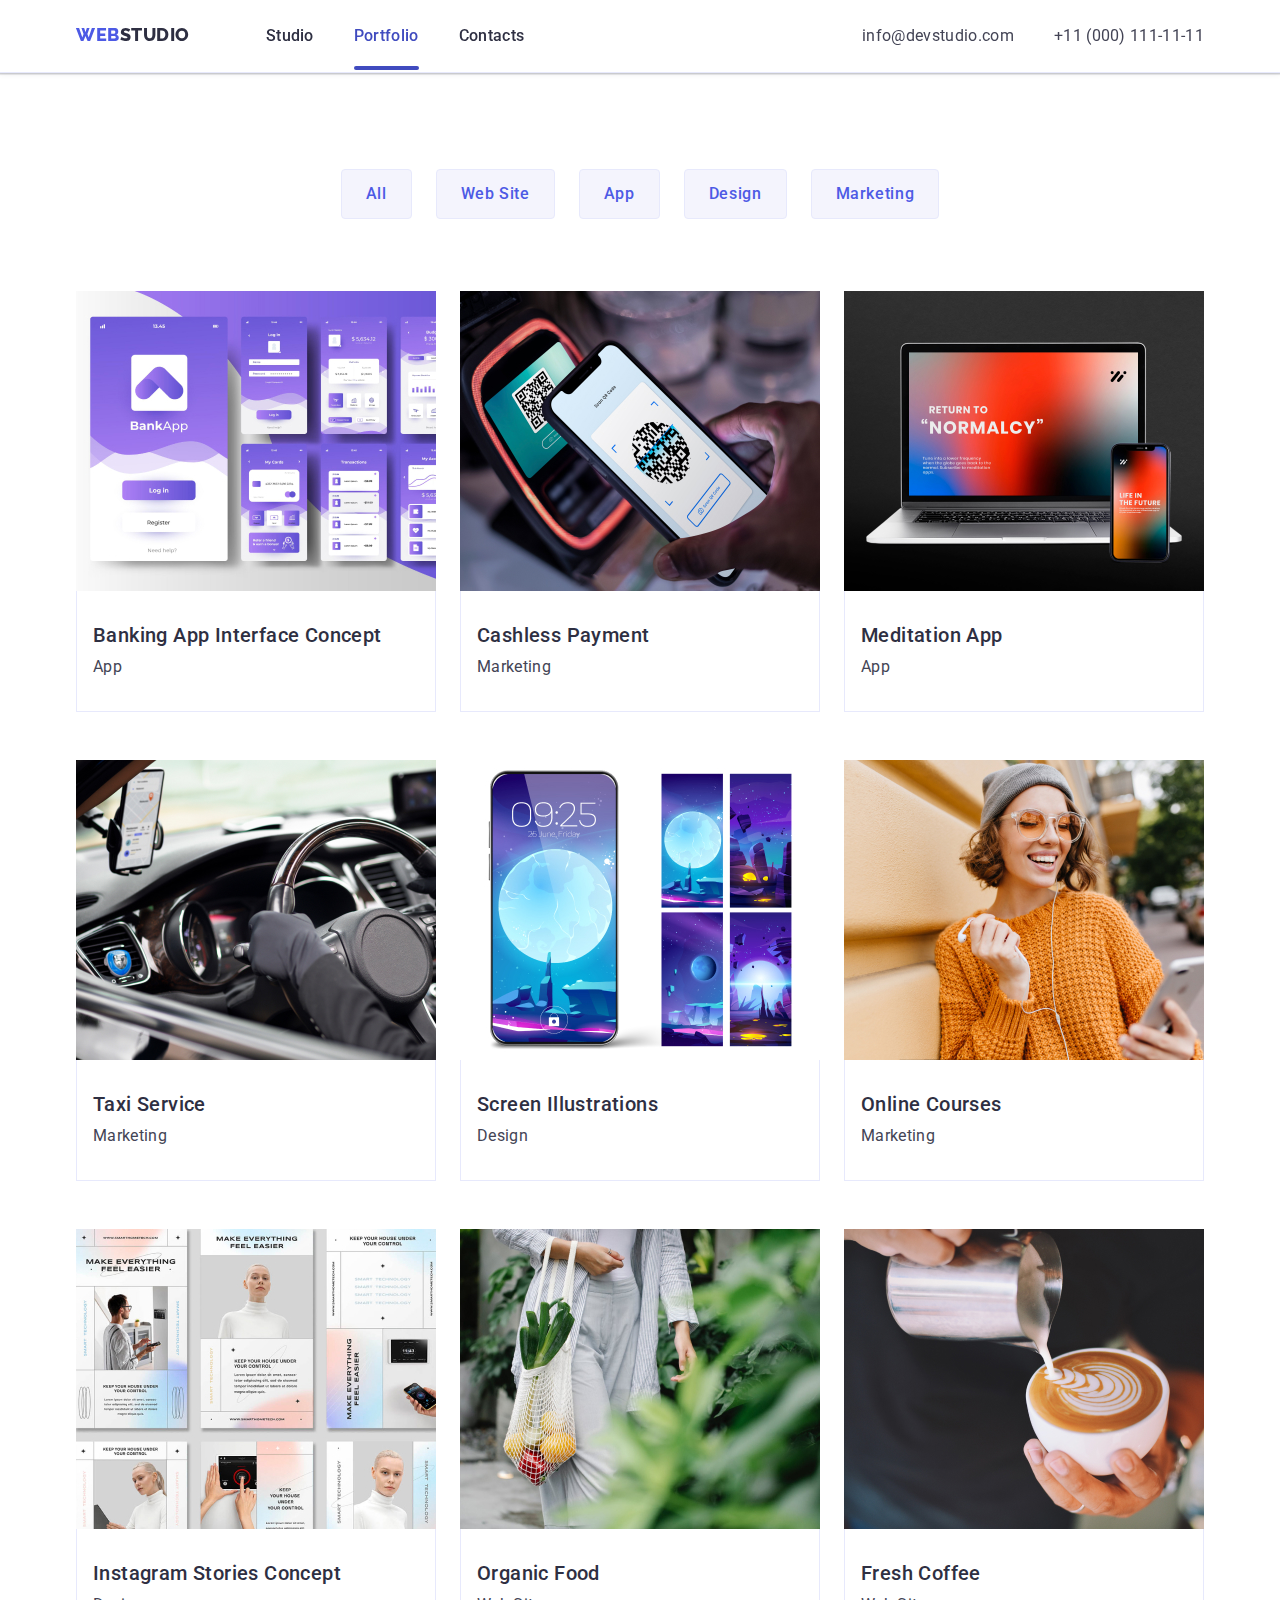
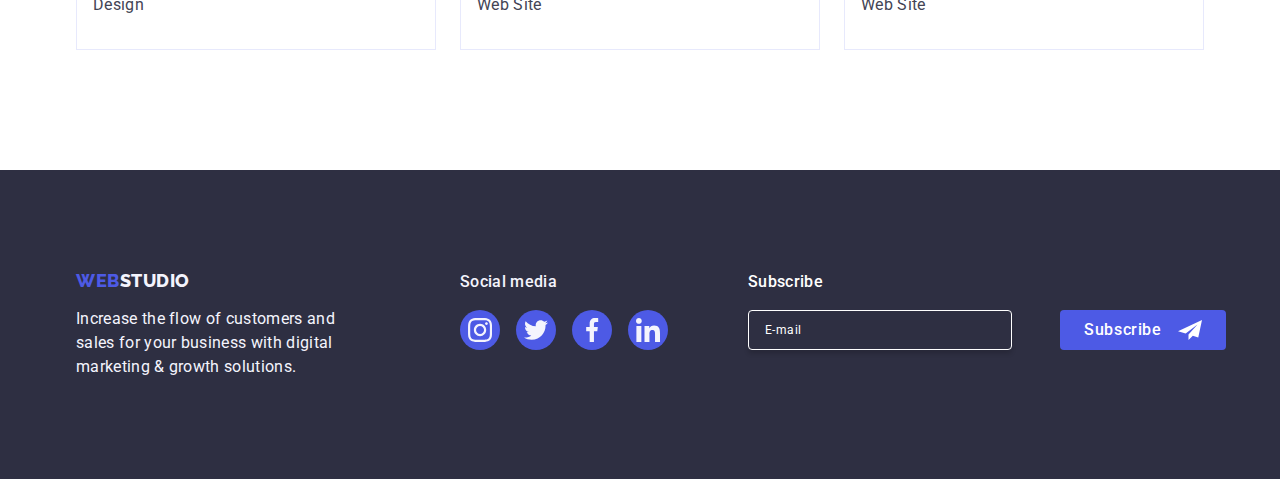
<file: portfolio.html>
<!DOCTYPE html>
<html lang="en">
  <head>
    <meta charset="UTF-8" />
    <meta name="viewport" content="width=device-width, initial-scale=1.0" />
    <title>Document</title>
    <link
      rel="stylesheet"
      href="https://cdn.jsdelivr.net/npm/modern-normalize@2.0.0/modern-normalize.min.css"
    />
    <link rel="stylesheet" href="./css/styles.css" />
    <link rel="stylesheet" href="./css/index.css" />
    <link rel="preconnect" href="https://fonts.googleapis.com" />
    <link rel="preconnect" href="https://fonts.gstatic.com" crossorigin />
    <link
      href="https://fonts.googleapis.com/css2?family=Raleway:wght@800&family=Roboto:wght@400;500;700&display=swap"
      rel="stylesheet"
    />
  </head>
  <body>
    <!-- HEADER -->
    <header class="top-header">
      <div class="container page-header-cont">
        <nav class="main-nav">
          <a class="main-logo link" href="./index.html">
            Web<span class="logo-text-color">Studio</span></a
          >
          <ul class="menu list">
            <li class="menu-item">
              <a class="menu-link link" href="./index.html">Studio</a>
            </li>
            <li class="menu-item">
              <a class="menu-link link current" href="./portfolio.html"
                >Portfolio</a
              >
            </li>
            <li class="menu-item">
              <a class="menu-link link" href="">Contacts</a>
            </li>
          </ul>
        </nav>
        <address class="main-contact">
          <ul class="list-contact list">
            <li class="item-contact">
              <a class="link-contact link" href="mailto:info@devstudio.com"
                >info@devstudio.com</a
              >
            </li>
            <li class="item-contact">
              <a class="link-contact link" href="tel:+110001111111"
                >+11 (000) 111-11-11</a
              >
            </li>
          </ul>
        </address>
      </div>
    </header>
    <main>
      <section class="page-potfolio">
        <div class="container">
          <h1 hidden class="visually-hidden">Portfolio</h1>
          <ul class="list-portfolio list">
            <li>
              <button class="btn-list-portfolio" type="button">All</button>
            </li>
            <li>
              <button class="btn-list-portfolio" type="button">Web Site</button>
            </li>
            <li>
              <button class="btn-list-portfolio" type="button">App</button>
            </li>
            <li>
              <button class="btn-list-portfolio" type="button">Design</button>
            </li>
            <li>
              <button class="btn-list-portfolio" type="button">
                Marketing
              </button>
            </li>
          </ul>
          <ul class="list-works-portfolio list">
            <li class="item-list-portfolio">
              <a class="link-list-portfolio link" href="">
                <div class="cont-overlay">
                  <img
                    class="image-portfolio"
                    src="./images/Portfolio/Mockups.jpg"
                    alt="Mockups"
                    height="300"
                    width="360"
                  />
                  <p class="overlay">
                    14 Stylish and User-Friendly App Design Concepts · Task
                    Manager App · Calorie Tracker App · Exotic Fruit Ecommerce
                    App · Cloud Storage App
                  </p>
                </div>
                <div class="padding-portfolio-title">
                  <h2 class="h-three-title title-portfolio">
                    Banking App Interface Concept
                  </h2>
                  <p class="text-portfolio">App</p>
                </div>
              </a>
            </li>
            <li class="item-list-portfolio">
              <a class="link-list-portfolio link" href="">
                <div class="cont-overlay">
                  <img
                    class="image-portfolio"
                    src="./images/Portfolio/Qr-code.jpg"
                    alt="QR-code"
                    height="300"
                    width="360"
                  />
                  <p class="overlay">
                    14 Stylish and User-Friendly App Design Concepts · Task
                    Manager App · Calorie Tracker App · Exotic Fruit Ecommerce
                    App · Cloud Storage App
                  </p>
                </div>

                <div class="padding-portfolio-title">
                  <h2 class="h-three-title title-portfolio">
                    Cashless Payment
                  </h2>
                  <p class="text-portfolio">Marketing</p>
                </div>
              </a>
            </li>
            <li class="item-list-portfolio">
              <a class="link-list-portfolio link" href="">
                <div class="cont-overlay">
                  <img
                    class="image-portfolio"
                    src="./images/Portfolio/mockups-device.jpg"
                    alt="landtop-phone"
                    height="300"
                    width="360"
                  />
                  <p class="overlay">
                    14 Stylish and User-Friendly App Design Concepts · Task
                    Manager App · Calorie Tracker App · Exotic Fruit Ecommerce
                    App · Cloud Storage App
                  </p>
                </div>

                <div class="padding-portfolio-title">
                  <h2 class="h-three-title title-portfolio">Meditation App</h2>
                  <p class="text-portfolio">App</p>
                </div>
              </a>
            </li>
            <li class="item-list-portfolio">
              <a class="link-list-portfolio link" href="">
                <div class="cont-overlay">
                  <img
                    class="image-portfolio"
                    src="./images/Portfolio/drive.jpg"
                    alt="car-phone"
                    height="300"
                    width="360"
                  />
                  <p class="overlay">
                    14 Stylish and User-Friendly App Design Concepts · Task
                    Manager App · Calorie Tracker App · Exotic Fruit Ecommerce
                    App · Cloud Storage App
                  </p>
                </div>

                <div class="padding-portfolio-title">
                  <h2 class="h-three-title title-portfolio">Taxi Service</h2>
                  <p class="text-portfolio">Marketing</p>
                </div>
              </a>
            </li>
            <li class="item-list-portfolio">
              <a class="link-list-portfolio link" href="">
                <div class="cont-overlay">
                  <img
                    class="image-portfolio"
                    src="./images/Portfolio/phone-mockup.jpg"
                    alt="phone-paint"
                    height="300"
                    width="360"
                  />
                  <p class="overlay">
                    14 Stylish and User-Friendly App Design Concepts · Task
                    Manager App · Calorie Tracker App · Exotic Fruit Ecommerce
                    App · Cloud Storage App
                  </p>
                </div>

                <div class="padding-portfolio-title">
                  <h2 class="h-three-title title-portfolio">
                    Screen Illustrations
                  </h2>
                  <p class="text-portfolio">Design</p>
                </div>
              </a>
            </li>
            <li class="item-list-portfolio">
              <a class="link-list-portfolio link" href="">
                <div class="cont-overlay">
                  <img
                    class="image-portfolio"
                    src="./images/Portfolio/girl-phone.jpg"
                    alt="girl"
                    height="300"
                    width="360"
                  />
                  <p class="overlay">
                    14 Stylish and User-Friendly App Design Concepts · Task
                    Manager App · Calorie Tracker App · Exotic Fruit Ecommerce
                    App · Cloud Storage App
                  </p>
                </div>

                <div class="padding-portfolio-title">
                  <h2 class="h-three-title title-portfolio">Online Courses</h2>
                  <p class="text-portfolio">Marketing</p>
                </div>
              </a>
            </li>
            <li class="item-list-portfolio">
              <a class="link-list-portfolio link" href="">
                <div class="cont-overlay">
                  <img
                    class="image-portfolio"
                    src="./images/Portfolio/state-info.jpg"
                    alt="states"
                    height="300"
                    width="360"
                  />
                  <p class="overlay">
                    14 Stylish and User-Friendly App Design Concepts · Task
                    Manager App · Calorie Tracker App · Exotic Fruit Ecommerce
                    App · Cloud Storage App
                  </p>
                </div>

                <div class="padding-portfolio-title">
                  <h2 class="h-three-title title-portfolio">
                    Instagram Stories Concept
                  </h2>
                  <p class="text-portfolio">Design</p>
                </div>
              </a>
            </li>
            <li class="item-list-portfolio">
              <a class="link-list-portfolio link" href="">
                <div class="cont-overlay">
                  <img
                    class="image-portfolio"
                    src="./images/Portfolio/fruits.jpg"
                    alt="fruits-paket"
                    height="300"
                    width="360"
                  />
                  <p class="overlay">
                    14 Stylish and User-Friendly App Design Concepts · Task
                    Manager App · Calorie Tracker App · Exotic Fruit Ecommerce
                    App · Cloud Storage App
                  </p>
                </div>

                <div class="padding-portfolio-title">
                  <h2 class="h-three-title title-portfolio">Organic Food</h2>
                  <p class="text-portfolio">Web Site</p>
                </div>
              </a>
            </li>
            <li class="item-list-portfolio">
              <a class="link-list-portfolio link" href="">
                <div class="cont-overlay">
                  <img
                    class="image-portfolio"
                    src="./images/Portfolio/coffe.jpg"
                    alt="cup-coffe"
                    height="300"
                    width="360"
                  />
                  <p class="overlay">
                    14 Stylish and User-Friendly App Design Concepts · Task
                    Manager App · Calorie Tracker App · Exotic Fruit Ecommerce
                    App · Cloud Storage App
                  </p>
                </div>

                <div class="padding-portfolio-title">
                  <h2 class="h-three-title title-portfolio">Fresh Coffee</h2>
                  <p class="text-portfolio">Web Site</p>
                </div>
              </a>
            </li>
          </ul>
        </div>
      </section>
    </main>
    <!-- FOOTER -->
    <footer class="page-footer">
      <div class="container block-footer-info">
        <div class="block-footer-logo">
          <a class="logo-footer link" href="./index.html"
            >Web<span class="logo-color-footer">Studio</span></a
          >
          <p class="main-text-footer">
            Increase the flow of customers and sales for your business with
            digital marketing & growth solutions.
          </p>
        </div>
        <div class="block-social-footer">
          <p class="text-social">Social media</p>
          <ul class="social-list-footer list">
            <li class="item-footer-icon">
              <a href="" class="link-footer-list">
                <svg
                  class="icon-social"
                  width="24"
                  height="24"
                  aria-label="icon-instagram"
                >
                  <use href="./images/icons.svg#icon-instagram"></use>
                </svg>
              </a>
            </li>
            <li class="item-footer-icon">
              <a href="" class="link-footer-list">
                <svg
                  class="icon-social"
                  width="24"
                  height="24"
                  aria-label="icon-twitter"
                >
                  <use href="./images/icons.svg#icon-twitter"></use>
                </svg>
              </a>
            </li>
            <li class="item-footer-icon">
              <a href="" class="link-footer-list">
                <svg
                  class="icon-social"
                  width="24"
                  height="24"
                  aria-label="icon-facebook"
                >
                  <use href="./images/icons.svg#icon-facebook"></use>
                </svg>
              </a>
            </li>
            <li class="item-footer-icon">
              <a href="" class="link-footer-list">
                <svg
                  class="icon-social"
                  width="24"
                  height="24"
                  aria-label="icon-linkedin"
                >
                  <use href="./images/icons.svg#icon-linkedin"></use>
                </svg>
              </a>
            </li>
          </ul>
        </div>
        <div class="block-form-cont">
          <p class="text-label-footer">Subscribe</p>
          <form class="form-email-footer">
            <label class="label-footer-email">
              <input
                class="enter-email-footer"
                type="email"
                name="user-email"
                placeholder="E-mail"
                required
              />
            </label>
            <button class="btn-send-email-footer" type="submit">
              Subscribe<svg class="icon-btn-footer" width="24" height="24">
                <use href="./images/icons.svg#icon-icon-telegramma"></use>
              </svg>
            </button>
          </form>
        </div>
      </div>
    </footer>
  </body>
</html>
</file>
<file: css/styles.css>
/* =============HEADER============= */

/* =============HEADER============= /*/
/* =============HERO============= */

/* =============HERO============= /*/
/* =============Work process============= */

/* =============Work process============= /*/
/* =============What are we doing ============= */

/* =============What are we doing ============= /*/
/* =============Our team ============= */

/* =============Our team ============= /*/
/* =============CUSTOMERS ============= /*/

/* =============CUSTOMERS ============= /*/
/* =============FOOTER ============= */

/* =============FOOTER =============/ */
/* =============PORTFOLIO ============= */
.page-potfolio {
  padding-top: 96px;
  padding-bottom: 120px;
}
.list-portfolio {
  display: flex;
  gap: 24px;
  margin-bottom: 72px;
  justify-content: center;
}
.btn-list-portfolio {
  padding: 12px 24px;
  justify-content: center;
  align-items: center;
  border-radius: 4px;
  border: 1px solid var(--acent-white-color);
}
.list-works-portfolio {
  display: flex;
  flex-wrap: wrap;
  gap: 48px 24px;
}
.item-list-portfolio {
  width: calc((100% - 48px) / 3);
  display: flex;
}
.title-portfolio {
  margin-bottom: 8px;
}
.padding-portfolio-title {
  padding: 32px 16px;
  border: 1px solid var(--acent-white-color);
  border-top: none;
}

.h1-title-portfolio {
  font-size: 56px;
  font-weight: 700;
  line-height: 1.07;
  letter-spacing: 1.12px;
  text-align: center;
  color: var(--white-text);
}
.btn-list-portfolio {
  font-weight: 500;
  line-height: 1.5;
  letter-spacing: 0.64px;
  text-align: center;
  box-shadow: none;
  color: var(--acent-color);
  background-color: var(--light-color);
  transition: color 250ms cubic-bezier(0.4, 0, 0.2, 1),
    background-color 250ms cubic-bezier(0.4, 0, 0.2, 1),
    border-color 250ms cubic-bezier(0.4, 0, 0.2, 1),
    box-shadow 250ms cubic-bezier(0.4, 0, 0.2, 1);
}
.btn-list-portfolio:hover,
.btn-list-portfolio:focus {
  color: var(--white-text);
  background-color: var(--hover-color);
  border-color: 1px solid transparent;
  box-shadow: 0px 2px 2px 0px rgba(0, 0, 0, 0.12),
    0px 2px 1px 0px rgba(0, 0, 0, 0.08), 0px 3px 1px 0px rgba(0, 0, 0, 0.1);
}

.text-portfolio {
  font-size: 16px;
  line-height: 1.5;
  letter-spacing: 0.32px;
  color: var(--main-text);
}
.link-list-portfolio {
  box-shadow: none;
  transition: box-shadow 250ms cubic-bezier(0.4, 0, 0.2, 1);
}
.overlay {
  position: absolute;
  top: 0;
  left: 0;
  background-color: var(--acent-color);
  width: 100%;
  height: 100%;
  padding: 40px 32px;
  color: var(--light-color);
  line-height: 1.5;
  letter-spacing: 0.32px;
  transform: translateY(100%);
  transition: transform 250ms cubic-bezier(0.4, 0, 0.2, 1);
}
.cont-overlay {
  position: relative;
  overflow: hidden;
}
.link-list-portfolio:focus,
.link-list-portfolio:hover {
  box-shadow: 0px 2px 1px 0px rgba(46, 47, 66, 0.08),
    0px 1px 1px 0px rgba(46, 47, 66, 0.16),
    0px 1px 6px 0px rgba(46, 47, 66, 0.08);
}
.link-list-portfolio:hover .overlay,
.link-list-portfolio:focus .overlay {
  transform: translateY(0%);
}

/* =============PORTFOLIO =============/*/
/* =============MODAL PAGE =============/*/
.bg-block {
  position: fixed;
  top: 0;
  left: 0;
  z-index: 9999;
  height: 100%;
  width: 100%;
  background-color: rgba(46, 47, 66, 0.4);
  transition: opacity 250ms cubic-bezier(0.4, 0, 0.2, 1),
    visibility 250ms cubic-bezier(0.4, 0, 0.2, 1);
}
.modal-page {
  padding: 72px 24px 24px 24px;
  position: absolute;
  top: 50%;
  left: 50%;
  transform: translate(-50%, -50%) scale(1);
  width: 408px;
  min-height: 584px;
  border-radius: 4px;
  box-shadow: 0px 2px 1px 0px rgba(0, 0, 0, 0.2),
    0px 1px 3px 0px rgba(0, 0, 0, 0.12), 0px 1px 1px 0px rgba(0, 0, 0, 0.14);

  background-color: var(--secondaty-white-color);
  transition: transform 250ms cubic-bezier(0.4, 0, 0.2, 1);
}
.icon-close {
  transition: fill 250ms cubic-bezier(0.4, 0, 0.2, 1);
}
.close-btn:hover .icon-close,
.close-btn:focus .icon-close {
  fill: var(--white-text);
}
.close-btn {
  position: absolute;
  top: 24px;
  right: 24px;
  width: 24px;
  height: 24px;
  padding: 0;
  line-height: 0;
  display: flex;
  justify-content: center;
  align-items: center;
  background-color: var(--acent-white-color);
  fill: var(--heading-color);
  border: 1px solid rgba(0, 0, 0, 0.1);
  border-radius: 50%;
  transition: background-color 250ms cubic-bezier(0.4, 0, 0.2, 1),
    border 250ms cubic-bezier(0.4, 0, 0.2, 1);
}
.close-btn:hover,
.close-btn:focus {
  background-color: #404bbf;
  border: none;
}
.is-hidden {
  opacity: 0;
  visibility: hidden;
  pointer-events: none;
}
/* =============MODAL PAGE =============/*/
/* =============FORM MODAL =============*/
.form-text-title {
  text-align: center;
  font-weight: 500;
  line-height: 1.5;
  letter-spacing: 0.32px;
  color: var(--heading-color);
  margin-bottom: 16px;
}
.form-modal-cont {
  margin-bottom: 8px;
}
.comment-form-cont {
  margin-bottom: 16px;
}

.info-user-enter {
  width: 100%;
  height: 40px;
  border-radius: 4px;
  border: 1px solid rgba(46, 47, 66, 0.4);
  font-size: 18px;
  padding-left: 38px;
  background-color: transparent;
  outline-color: transparent;
  transition: border-color 250ms cubic-bezier(0.4, 0, 0.2, 1);
}
.info-user-enter:focus {
  border-color: var(--acent-color);
  outline-offset: 4px;
}

.comment-user {
  width: 100%;
  height: 120px;
  font-size: 12px;
  line-height: 1.17;
  letter-spacing: 0.04em;
  color: rgba(46, 47, 66, 0.4);
  background-color: transparent;
  border-radius: 4px;
  border: 1px solid rgba(46, 47, 66, 0.4);
  padding: 8px 16px;
  resize: none;
  outline: transparent;
  margin-top: 4px;
  transition: border-color 250ms cubic-bezier(0.4, 0, 0.2, 1);
}
.comment-user::placeholder {
  font-size: 12px;
  line-height: 1.17;
  letter-spacing: 0.48px;
  color: rgba(46, 47, 66, 0.4);
}
.comment-user:focus {
  border-color: var(--acent-color);
  outline-offset: 4px;
}
.icon-form-input {
  fill: var(--heading-color);
  position: absolute;
  top: 50%;
  left: 16px;
  transform: translateY(-50%);
  transition: fill 250ms cubic-bezier(0.4, 0, 0.2, 1);
}
.info-user-enter:focus + .icon-form-input {
  fill: var(--acent-color);
}
.block-input-icon {
  position: relative;
}
.privacy-form-cont {
  margin-bottom: 24px;
}
.label-form-user-info {
  font-size: 12px;
  line-height: 1.17;
  letter-spacing: 0.04em;
  color: var(--lightdark-color);
  display: block;
  margin-bottom: 4px;
}

.label-form-privacy {
  display: block;
  font-size: 12px;
  line-height: 1.17;
  letter-spacing: 0.48px;
  color: var(--lightdark-color);
}
.cont-icon-checkbox {
  width: 16px;
  height: 16px;
  border: 1px solid rgba(46, 47, 66, 0.4);
  border-radius: 2px;
  transition: background-color 250ms cubic-bezier(0.4, 0, 0.2, 1),
    border 250ms cubic-bezier(0.4, 0, 0.2, 1),
    fill 250ms cubic-bezier(0.4, 0, 0.2, 1);
  display: inline-flex;
  align-items: center;
  justify-content: center;
  fill: transparent;
  margin-right: 8px;
}
.input-checkbox-privacy:checked + .label-form-privacy .cont-icon-checkbox {
  fill: var(--light-color);
  border: none;
  background-color: var(--hover-color);
}

.link-privacy-policy {
  font-size: 12px;
  line-height: 1.33;
  letter-spacing: 0.48px;
  color: var(--acent-color);
}

.btn-user-info {
  display: block;
  min-width: 169px;
  height: 56px;
  cursor: pointer;
  padding: 16px 32px;
  border-radius: 4px;
  background-color: var(--acent-color);
  box-shadow: 0px 4px 4px 0px rgba(0, 0, 0, 0.15);
  border: none;
  font-weight: 500;
  line-height: 1.5;
  letter-spacing: 0.64px;
  color: var(--white-text);
  justify-content: center;
  margin-left: auto;
  margin-right: auto;

  transition: background-color 250ms cubic-bezier(0.4, 0, 0.2, 1);
}
.btn-user-info:hover,
.btn-user-info:focus {
  background-color: var(--hover-color);
}
/* =============FORM MODAL =============/*/
</file>
<file: css/index.css>
@import './base/common.css';
@import './base/container.css';
@import './utils/variable.css';
@import './layout/header.css';
@import './hero.css';
@import './layout/benefit.css';
@import './layout/works.css';
@import './layout/our-team.css';
@import './layout/customaers.css';
@import './layout/footer.css';
@import './layout/modal-page.css';
</file>
